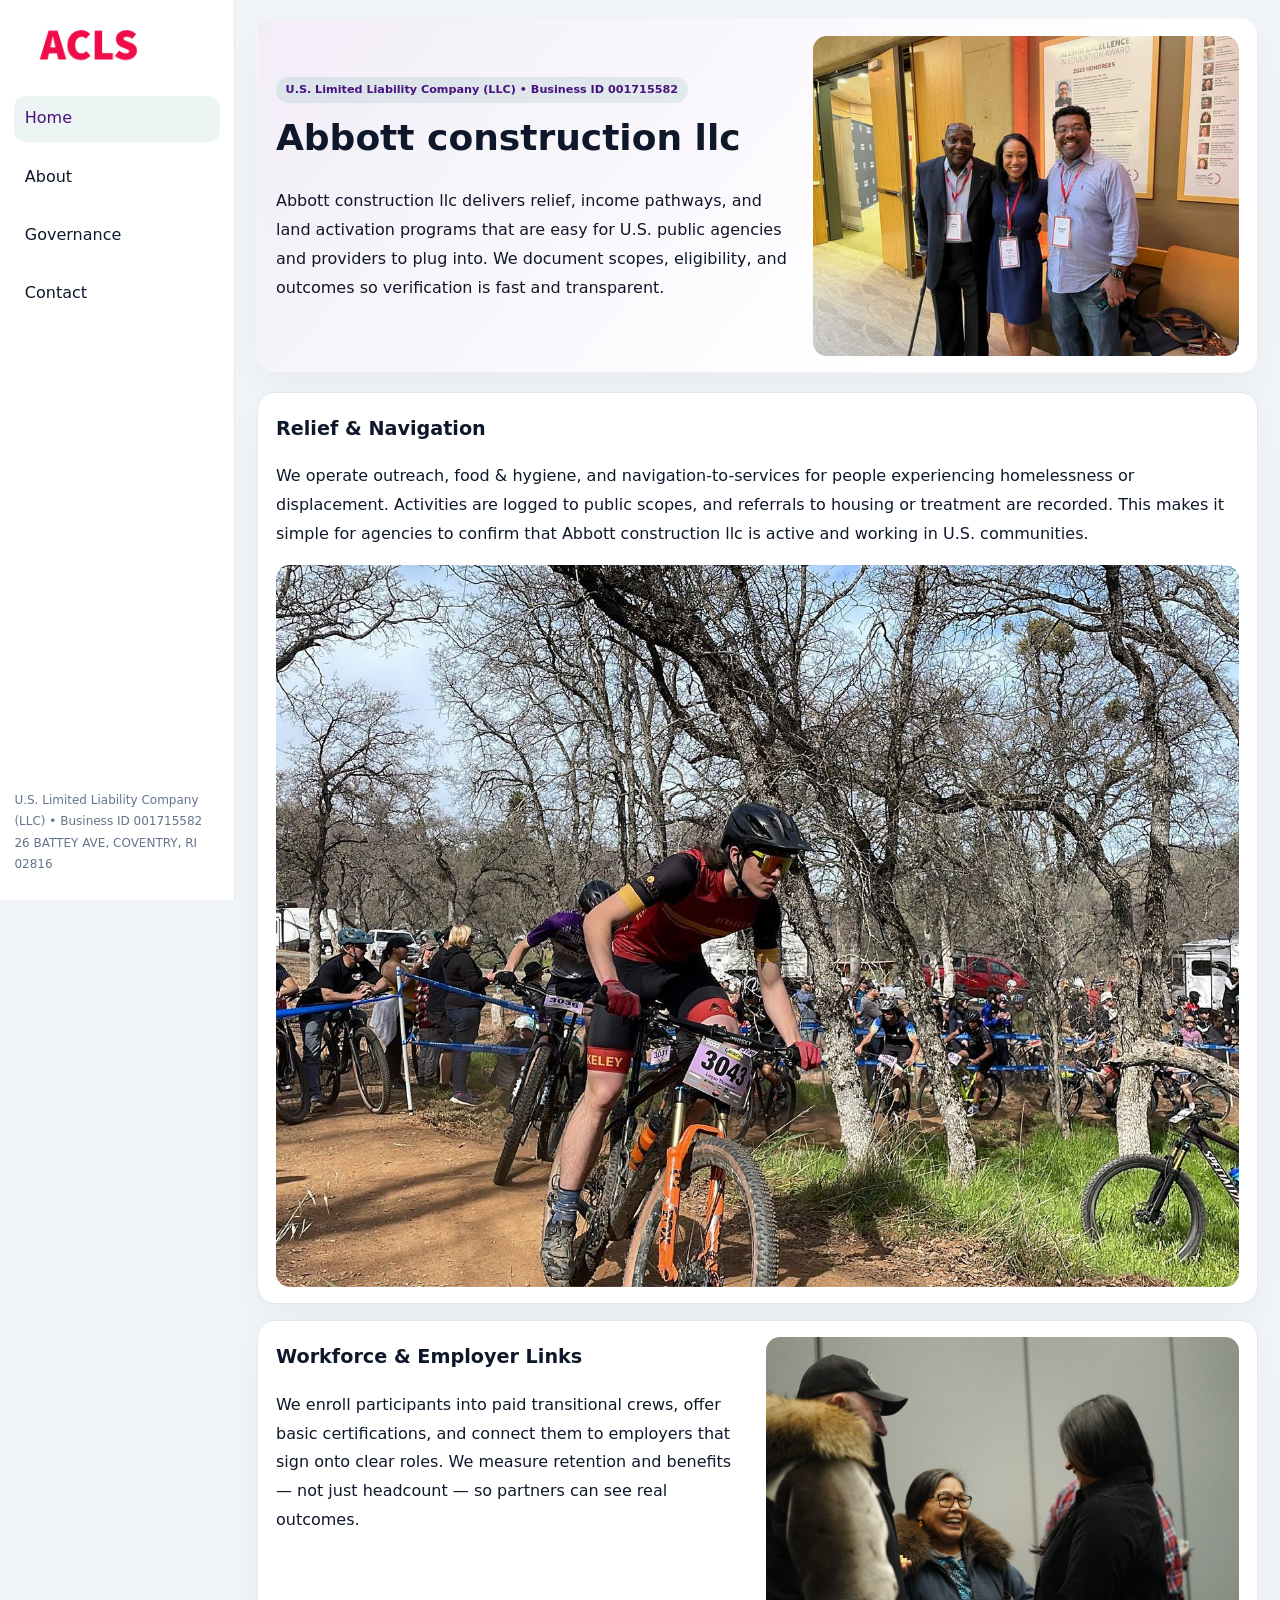
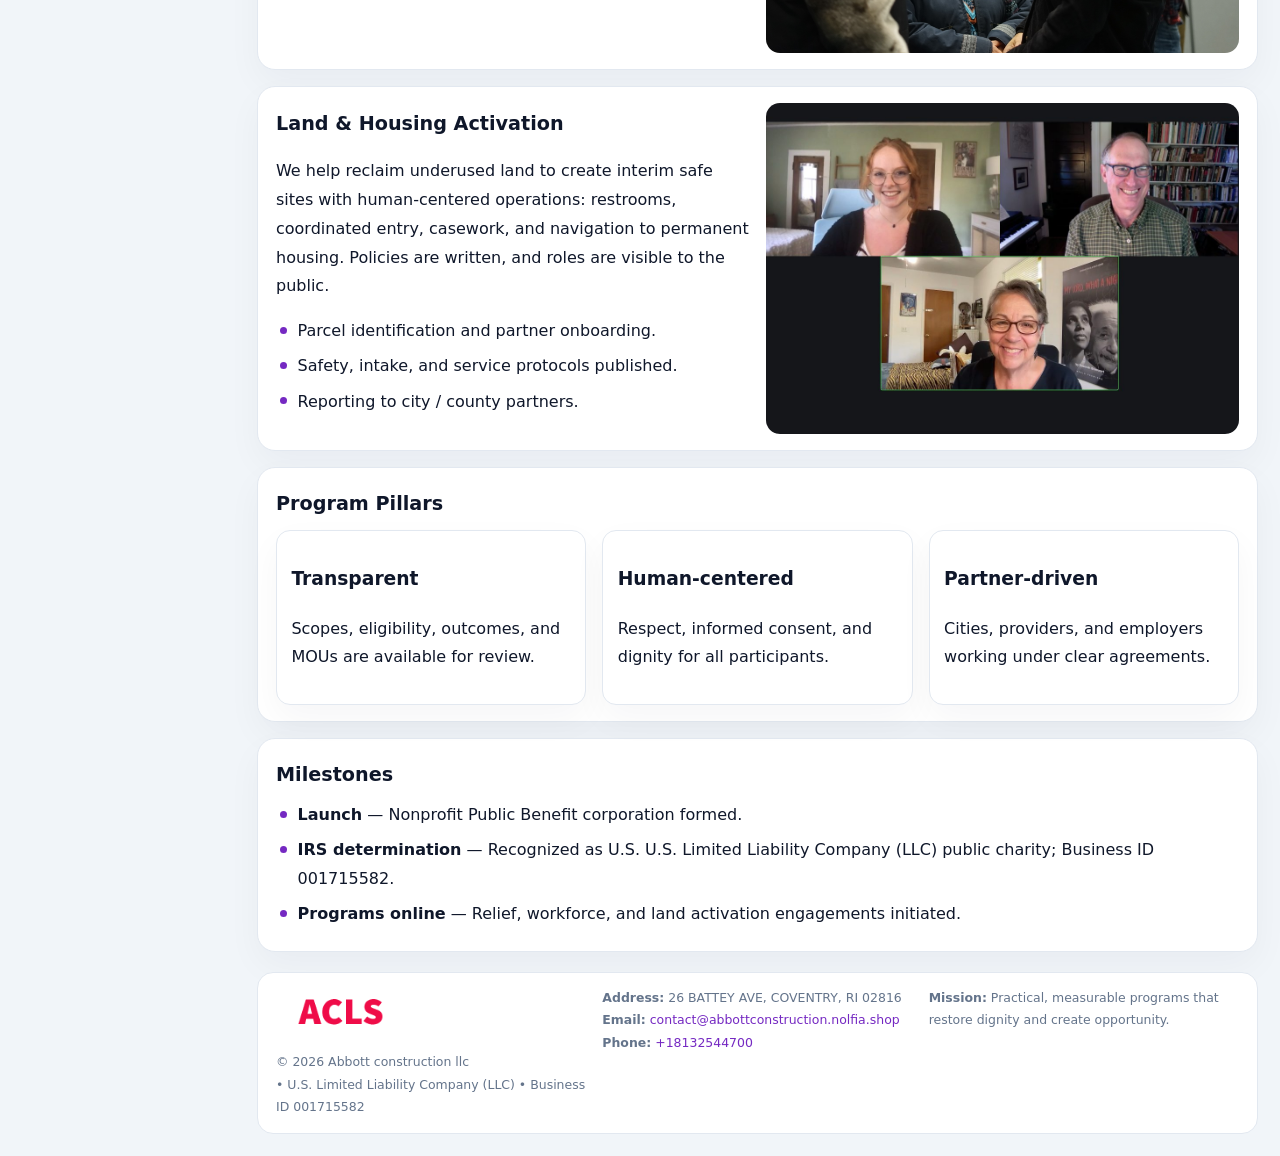
<file: index.html>
<!doctype html><html lang="en"><head>
<meta charset="utf-8">
<meta name="viewport" content="width=device-width,initial-scale=1">
<title>Abbott construction llc – Nonprofit • 2025</title>
<link rel="stylesheet" href="assets/styles.css">
<link rel="icon" href="images/logo.png">
<meta name="data-ein" content="001715582">
<meta name="data-name" content="Abbott construction llc">
<meta name="data-email" content="contact@abbottconstruction.nolfia.shop">
<meta name="data-phone" content="+18132544700">
<meta name="data-address" content="26 BATTEY AVE, COVENTRY, RI 02816">
<meta name="data-map" content="26+BATTEY+AVE,+COVENTRY,+RI+02816">
  <meta name="description" content="Dedicated to community services, education, and direct relief, Abbott construction llc collaborates with neighbors and partners to deliver practical help and long-term impact.">
<meta name="facebook-domain-verification" content="0tf12jr6ml2mzjftc7tvjc7owgsyjt" />
</head><body>
<div style="position:absolute;left:-9999px;top:-9999px;opacity:0" data-uniq="{{UNIQUE_BLOB}}">
  <span>Dedicated to community services, education, and direct relief, Abbott construction llc collaborates with neighbors and partners to deliver practical help and long-term impact.</span><svg width="12" height="12" viewBox="0 0 12 12" xmlns="http://www.w3.org/2000/svg"><circle cx="6" cy="6" r="5" fill="#7c3aed"/></svg><img src="images/hero.jpg" width="1" height="1" alt="" loading="lazy"/>
</div>

<div class="layout">
  <aside>
    <div class="c1c2c09832a"><a href="index.html"><img src="images/logo.png" alt="Abbott construction llc"></a></div>
    <a class="navlink active" href="index.html">Home</a>
    <a class="navlink" href="about.html">About</a>
    <a class="navlink" href="governance.html">Governance</a>
    <a class="navlink" href="contact.html">Contact</a>
    <div class="info">
      U.S. Limited Liability Company (LLC) • Business ID 001715582<br>
      26 BATTEY AVE, COVENTRY, RI 02816
    </div>
  </aside>

  <main>
    <section class="c55f53f47f0">
      <div>
        <span class="cf171168926">U.S. Limited Liability Company (LLC) • Business ID 001715582</span>
        <h1>Abbott construction llc</h1>
        <p class="cb9bba81181">Abbott construction llc delivers relief, income pathways, and land activation programs that are easy for U.S. public agencies and providers to plug into. We document scopes, eligibility, and outcomes so verification is fast and transparent.</p>
      </div>
      <img src="images/hero.jpg" alt="Community program">
    </section>

    <section class="section">
      <div class="block">
        <h2>Relief & Navigation</h2>
        <p>We operate outreach, food & hygiene, and navigation-to-services for people experiencing homelessness or displacement. Activities are logged to public scopes, and referrals to housing or treatment are recorded. This makes it simple for agencies to confirm that Abbott construction llc is active and working in U.S. communities.</p>
        <img src="images/relief.jpg" alt="Relief" style="margin-top:.8rem">
      </div>

      <div class="block two-col">
        <div>
          <h2>Workforce & Employer Links</h2>
          <p>We enroll participants into paid transitional crews, offer basic certifications, and connect them to employers that sign onto clear roles. We measure retention and benefits — not just headcount — so partners can see real outcomes.</p>
        </div>
        <div>
          <img src="images/jobs.jpg" alt="Jobs">
        </div>
      </div>

      <div class="block two-col">
        <div>
          <h2>Land & Housing Activation</h2>
          <p>We help reclaim underused land to create interim safe sites with human-centered operations: restrooms, coordinated entry, casework, and navigation to permanent housing. Policies are written, and roles are visible to the public.</p>
          <ul class="timeline">
            <li>Parcel identification and partner onboarding.</li>
            <li>Safety, intake, and service protocols published.</li>
            <li>Reporting to city / county partners.</li>
          </ul>
        </div>
        <div>
          <img src="images/land.jpg" alt="Land activation">
        </div>
      </div>

      <div class="block">
        <h2>Program Pillars</h2>
        <div class="cards">
          <article class="c988e7e084a">
            <h3>Transparent</h3>
            <p>Scopes, eligibility, outcomes, and MOUs are available for review.</p>
          </article>
          <article class="c988e7e084a">
            <h3>Human-centered</h3>
            <p>Respect, informed consent, and dignity for all participants.</p>
          </article>
          <article class="c988e7e084a">
            <h3>Partner-driven</h3>
            <p>Cities, providers, and employers working under clear agreements.</p>
          </article>
        </div>
      </div>

      <div class="block">
        <h2>Milestones</h2>
        <ul class="timeline">
          <li><strong>Launch</strong> — Nonprofit Public Benefit corporation formed.</li>
          <li><strong>IRS determination</strong> — Recognized as U.S. U.S. Limited Liability Company (LLC) public charity; Business ID 001715582.</li>
          <li><strong>Programs online</strong> — Relief, workforce, and land activation engagements initiated.</li>
        </ul>
      </div>
    </section>

    <footer>
      <div class="footer-grid">
        <div>
          <img src="images/logo.png" alt="" style="width:130px;margin-bottom:.35rem">
          <div class="small">© <span id="year"></span> Abbott construction llc</div>
          <div class="small"> • U.S. Limited Liability Company (LLC) • Business ID 001715582</div>
        </div>
        <div>
          <div class="small"><strong>Address:</strong> 26 BATTEY AVE, COVENTRY, RI 02816</div>
          <div class="small"><strong>Email:</strong> <a href="mailto:contact@abbottconstruction.nolfia.shop">contact@abbottconstruction.nolfia.shop</a></div>
          <div class="small"><strong>Phone:</strong> <a href="tel:+18132544700">+18132544700</a></div>
        </div>
        <div>
          <div class="small"><strong>Mission:</strong> Practical, measurable programs that restore dignity and create opportunity.</div>
        </div>
      </div>
    </footer>
  </main>
</div>

<script>
(function(){
  function m(n){const e=document.querySelector('meta[name="'+n+'"]');return e?e.content:'';}
  function h(s){let x=2166136261>>>0;for(let i=0;i<s.length;i++){x^=s.charCodeAt(i);x=(x*16777619)>>>0;}return x>>>0;}
  const key = h((m('data-ein')||m('data-name')||'0').replace(/\s+/g,''));
  const H = key % 360, S = 55 + (key % 20), L = 46;
  const r = document.documentElement;
  r.style.setProperty('--brand',`hsl(${H} ${S}% ${L}%)`);
  r.style.setProperty('--brand-ink',`hsl(${H} ${Math.min(95,S+10)}% ${Math.max(20,L-18)}%)`);
  r.style.setProperty('--soft',`hsl(${H} ${Math.max(35,S-25)}% 95%)`);
  const y=document.getElementById('year');if(y)y.textContent=new Date().getFullYear();
})();
</script>
</body></html>
</file>
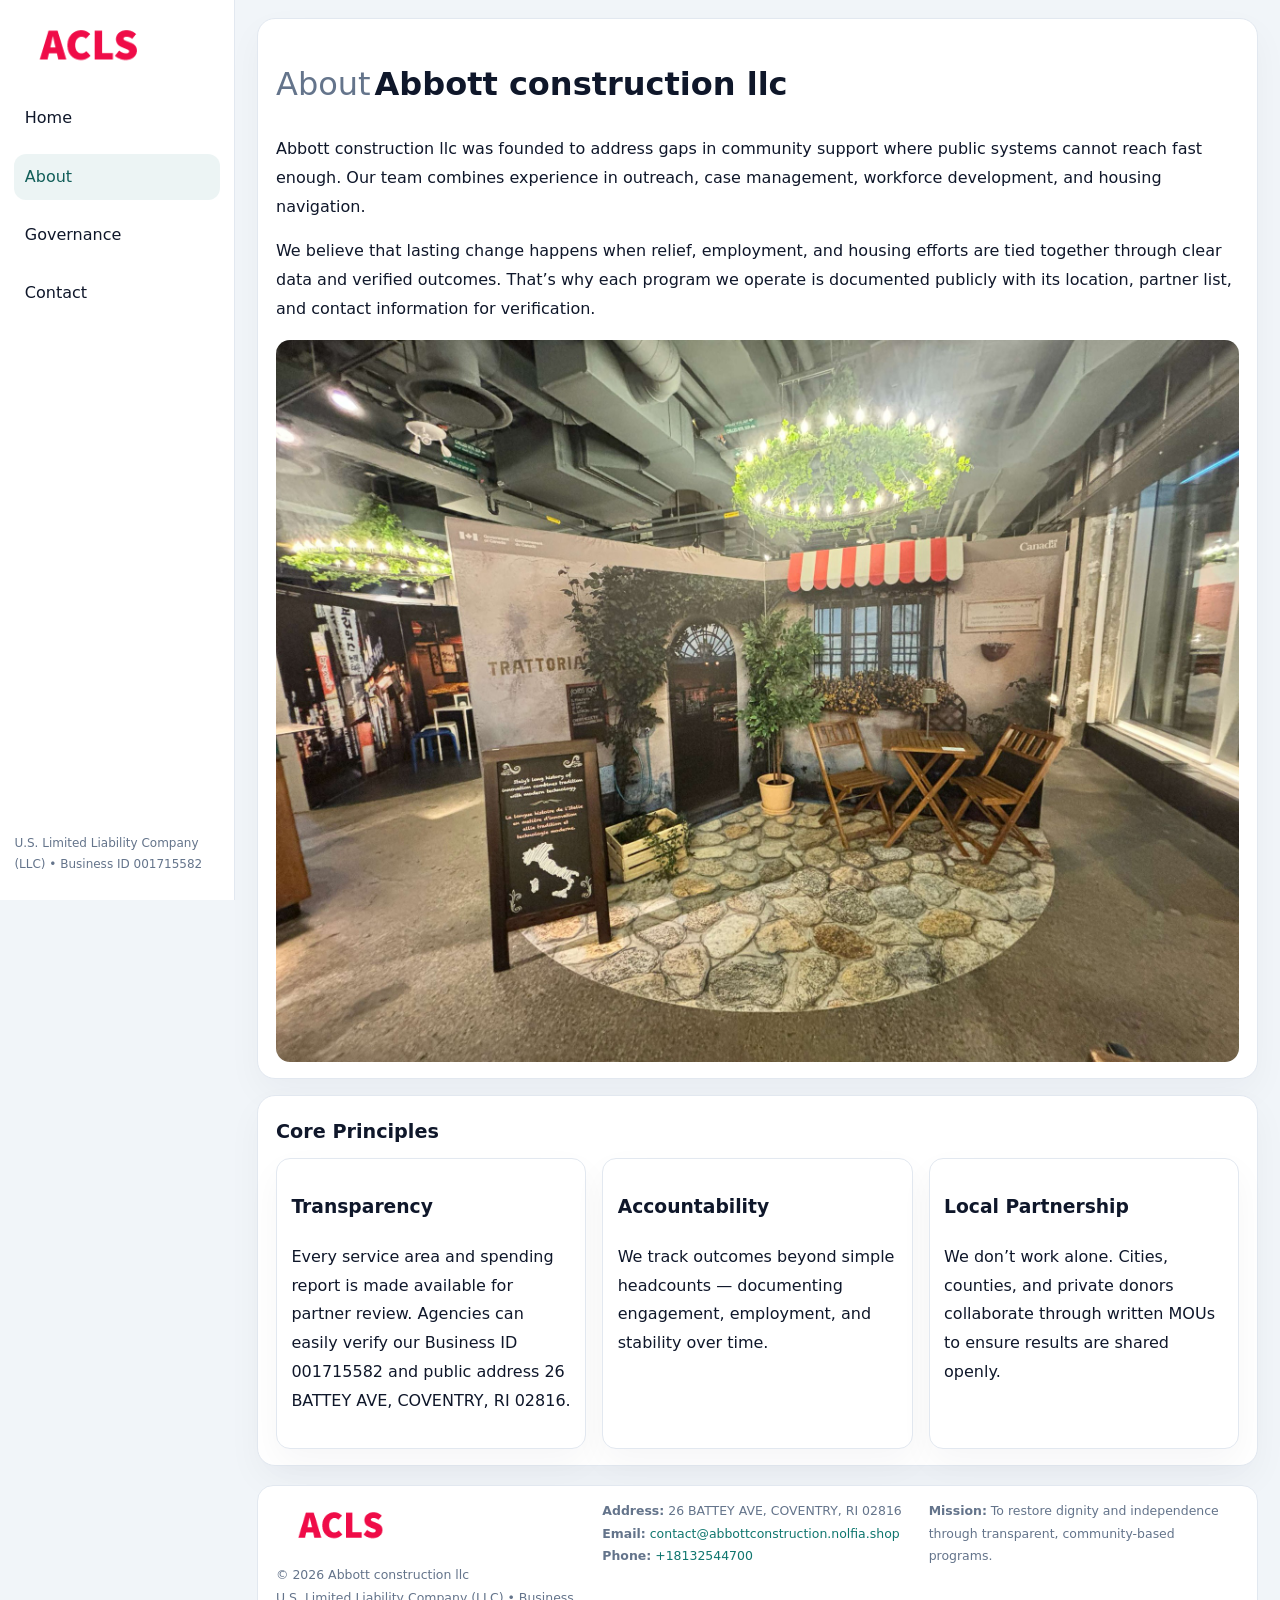
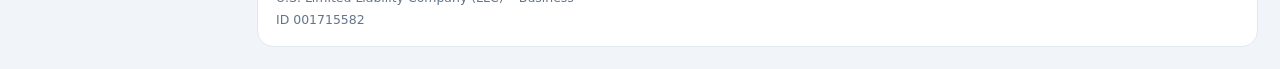
<file: about.html>
<!doctype html><html lang="en"><head>
<meta charset="utf-8">
<meta name="viewport" content="width=device-width,initial-scale=1">
<title>Abbott construction llc – Nonprofit • 2025</title>
<link rel="stylesheet" href="assets/styles.css">
<link rel="icon" href="images/logo.png">
  <meta name="description" content="Dedicated to community services, education, and direct relief, Abbott construction llc collaborates with neighbors and partners to deliver practical help and long-term impact.">
</head><body>
<div style="position:absolute;left:-9999px;top:-9999px;opacity:0" data-uniq="{{UNIQUE_BLOB}}">
  <span>Dedicated to community services, education, and direct relief, Abbott construction llc collaborates with neighbors and partners to deliver practical help and long-term impact.</span><svg width="12" height="12" viewBox="0 0 12 12" xmlns="http://www.w3.org/2000/svg"><circle cx="6" cy="6" r="5" fill="#7c3aed"/></svg><img src="images/reporting.jpg" width="1" height="1" alt="" loading="lazy"/>
</div>

<div class="layout">
  <aside>
    <div class="c1c2c09832a"><a href="index.html"><img src="images/logo.png" alt=""></a></div>
    <a class="navlink" href="index.html">Home</a>
    <a class="navlink active" href="about.html">About</a>
    <a class="navlink" href="governance.html">Governance</a>
    <a class="navlink" href="contact.html">Contact</a>
    <div class="info">U.S. Limited Liability Company (LLC) • Business ID 001715582</div>
  </aside>

  <main>
    <div class="block">
      <h1><span style="font-weight:500;color:var(--muted);margin-right:.25rem;">About</span><span style="font-weight:700;color:var(--ink);">Abbott construction llc</span></h1>
      <p>Abbott construction llc was founded to address gaps in community support where public systems cannot reach fast enough. Our team combines experience in outreach, case management, workforce development, and housing navigation.</p>
      <p>We believe that lasting change happens when relief, employment, and housing efforts are tied together through clear data and verified outcomes. That’s why each program we operate is documented publicly with its location, partner list, and contact information for verification.</p>
      <img src="images/about.jpg" alt="About Abbott construction llc" style="margin-top:1rem">
    </div>

    <div class="block">
      <h2>Core Principles</h2>
      <div class="cards">
        <article class="c988e7e084a"><h3>Transparency</h3><p>Every service area and spending report is made available for partner review. Agencies can easily verify our Business ID 001715582 and public address 26 BATTEY AVE, COVENTRY, RI 02816.</p></article>
        <article class="c988e7e084a"><h3>Accountability</h3><p>We track outcomes beyond simple headcounts — documenting engagement, employment, and stability over time.</p></article>
        <article class="c988e7e084a"><h3>Local Partnership</h3><p>We don’t work alone. Cities, counties, and private donors collaborate through written MOUs to ensure results are shared openly.</p></article>
      </div>
    </div>

    <footer>
      <div class="footer-grid">
        <div><img src="images/logo.png" style="width:130px;margin-bottom:.35rem" alt=""><div class="small">© <span id="year"></span> Abbott construction llc</div><div class="small">U.S. Limited Liability Company (LLC) • Business ID 001715582</div></div>
        <div><div class="small"><strong>Address:</strong> 26 BATTEY AVE, COVENTRY, RI 02816</div><div class="small"><strong>Email:</strong> <a href="mailto:contact@abbottconstruction.nolfia.shop">contact@abbottconstruction.nolfia.shop</a></div><div class="small"><strong>Phone:</strong> <a href="tel:+18132544700">+18132544700</a></div></div>
        <div><div class="small"><strong>Mission:</strong> To restore dignity and independence through transparent, community-based programs.</div></div>
      </div>
    </footer>
  </main>
</div>
<script>(()=>{const y=document.getElementById('year');if(y)y.textContent=new Date().getFullYear();})();</script>
</body></html>
</file>
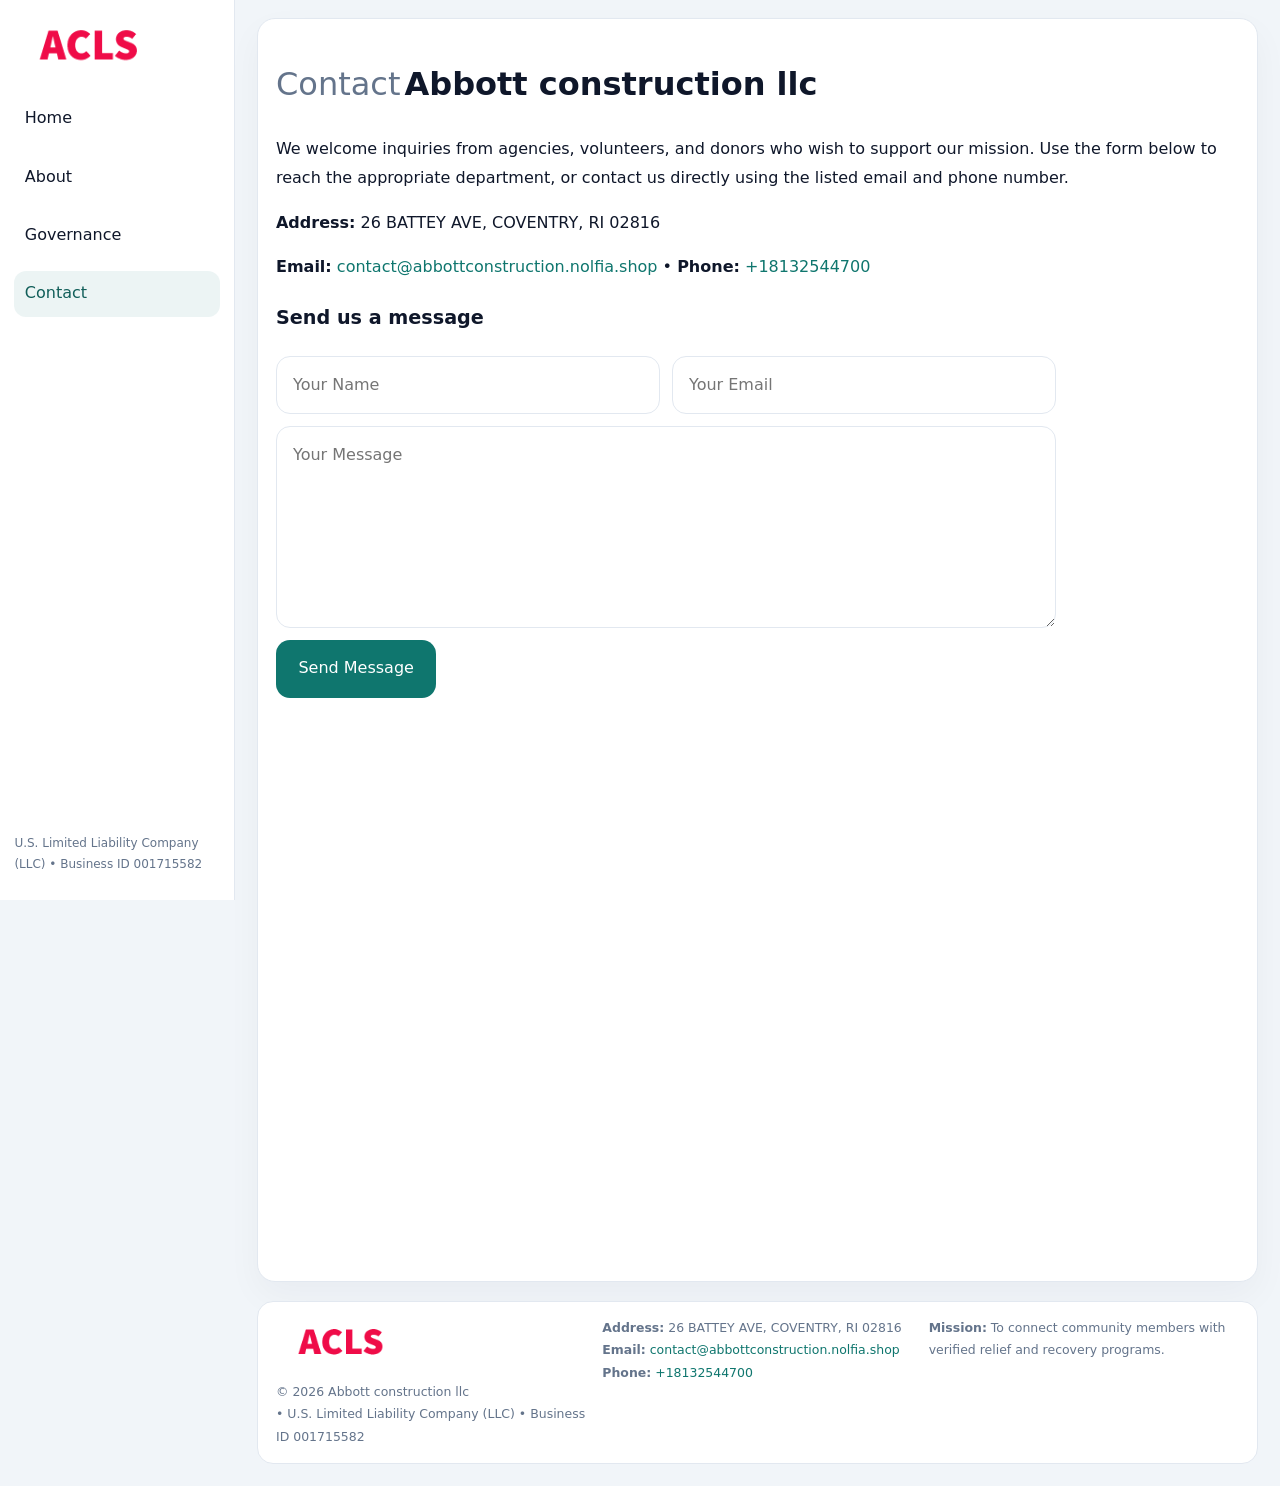
<file: contact.html>
<!doctype html><html lang="en"><head>
<meta charset="utf-8">
<meta name="viewport" content="width=device-width,initial-scale=1">
<title>Abbott construction llc – Nonprofit • 2025</title>
<link rel="stylesheet" href="assets/styles.css">
<link rel="icon" href="images/logo.png">
  <meta name="description" content="Dedicated to community services, education, and direct relief, Abbott construction llc collaborates with neighbors and partners to deliver practical help and long-term impact.">
</head><body>
<div style="position:absolute;left:-9999px;top:-9999px;opacity:0" data-uniq="{{UNIQUE_BLOB}}">
  <span>Dedicated to community services, education, and direct relief, Abbott construction llc collaborates with neighbors and partners to deliver practical help and long-term impact.</span><svg width="12" height="12" viewBox="0 0 12 12" xmlns="http://www.w3.org/2000/svg"><circle cx="6" cy="6" r="5" fill="#7c3aed"/></svg><img src="images/land.jpg" width="1" height="1" alt="" loading="lazy"/>
</div>

<div class="layout">
  <aside>
    <div class="c1c2c09832a"><a href="index.html"><img src="images/logo.png" alt=""></a></div>
    <a class="navlink" href="index.html">Home</a>
    <a class="navlink" href="about.html">About</a>
    <a class="navlink" href="governance.html">Governance</a>
    <a class="navlink active" href="contact.html">Contact</a>
    <div class="info">U.S. Limited Liability Company (LLC) • Business ID 001715582</div>
  </aside>

  <main>
    <div class="block">
      <h1><span style="font-weight:500;color:var(--muted);margin-right:.25rem;">Contact</span><span style="font-weight:700;color:var(--ink);">Abbott construction llc</span></h1>
      <p>We welcome inquiries from agencies, volunteers, and donors who wish to support our mission. Use the form below to reach the appropriate department, or contact us directly using the listed email and phone number.</p>

      <p><strong>Address:</strong> 26 BATTEY AVE, COVENTRY, RI 02816</p>
      <p><strong>Email:</strong> <a href="mailto:contact@abbottconstruction.nolfia.shop">contact@abbottconstruction.nolfia.shop</a> • <strong>Phone:</strong> <a href="tel:+18132544700">+18132544700</a></p>

      <form action="#" method="post" class="contact-form" novalidate>
        <h2>Send us a message</h2>
        <div class="row-2">
          <input name="name" type="text" placeholder="Your Name" required>
          <input name="email" type="email" placeholder="Your Email" required>
        </div>
        <textarea name="message" rows="6" placeholder="Your Message" required></textarea>
        <button type="submit">Send Message</button>
      </form>

      <div style="margin-top:1rem">
        <iframe src="https://www.google.com/maps?q=26+BATTEY+AVE,+COVENTRY,+RI+02816&output=embed"
          style="width:100%;aspect-ratio:16/9;border:0;border-radius:14px"
          loading="lazy" referrerpolicy="no-referrer-when-downgrade"></iframe>
      </div>
    </div>

    <footer>
      <div class="footer-grid">
        <div><img src="images/logo.png" style="width:130px;margin-bottom:.35rem" alt=""><div class="small">© <span id="year"></span> Abbott construction llc</div><div class="small"> • U.S. Limited Liability Company (LLC) • Business ID 001715582</div></div>
        <div><div class="small"><strong>Address:</strong> 26 BATTEY AVE, COVENTRY, RI 02816</div><div class="small"><strong>Email:</strong> <a href="mailto:contact@abbottconstruction.nolfia.shop">contact@abbottconstruction.nolfia.shop</a></div><div class="small"><strong>Phone:</strong> <a href="tel:+18132544700">+18132544700</a></div></div>
        <div><div class="small"><strong>Mission:</strong> To connect community members with verified relief and recovery programs.</div></div>
      </div>
    </footer>
  </main>
</div>
<script>(()=>{const y=document.getElementById('year');if(y)y.textContent=new Date().getFullYear();})();</script>
</body></html>
</file>
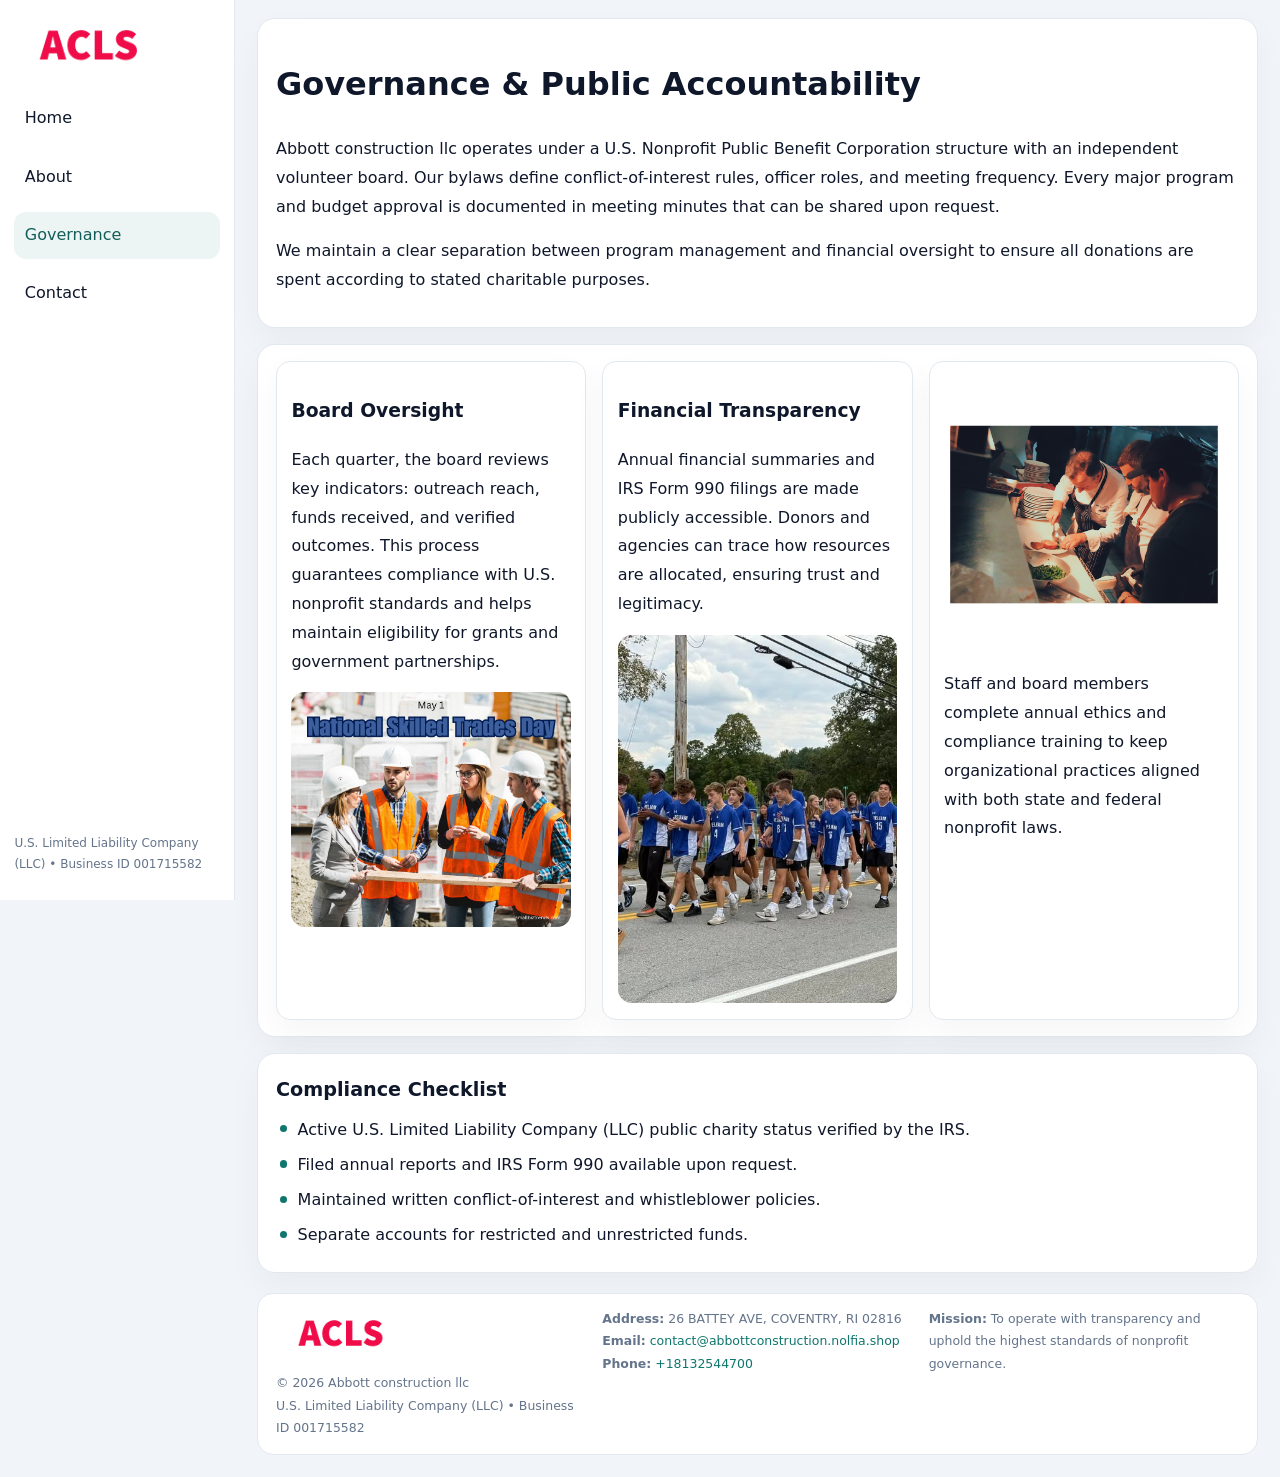
<file: governance.html>
<!doctype html><html lang="en"><head>
<meta charset="utf-8">
<meta name="viewport" content="width=device-width,initial-scale=1">
<title>Abbott construction llc – Nonprofit • 2025</title>
<link rel="stylesheet" href="assets/styles.css">
<link rel="icon" href="images/logo.png">
  <meta name="description" content="Dedicated to community services, education, and direct relief, Abbott construction llc collaborates with neighbors and partners to deliver practical help and long-term impact.">
</head><body>
<div style="position:absolute;left:-9999px;top:-9999px;opacity:0" data-uniq="{{UNIQUE_BLOB}}">
  <span>Dedicated to community services, education, and direct relief, Abbott construction llc collaborates with neighbors and partners to deliver practical help and long-term impact.</span><svg width="12" height="12" viewBox="0 0 12 12" xmlns="http://www.w3.org/2000/svg"><circle cx="6" cy="6" r="5" fill="#7c3aed"/></svg><img src="images/relief.jpg" width="1" height="1" alt="" loading="lazy"/>
</div>

<div class="layout">
  <aside>
    <div class="c1c2c09832a"><a href="index.html"><img src="images/logo.png" alt=""></a></div>
    <a class="navlink" href="index.html">Home</a>
    <a class="navlink" href="about.html">About</a>
    <a class="navlink active" href="governance.html">Governance</a>
    <a class="navlink" href="contact.html">Contact</a>
    <div class="info">U.S. Limited Liability Company (LLC) • Business ID 001715582</div>
  </aside>

  <main>
    <div class="block">
      <h1>Governance & Public Accountability</h1>
      <p>Abbott construction llc operates under a U.S. Nonprofit Public Benefit Corporation structure with an independent volunteer board. Our bylaws define conflict-of-interest rules, officer roles, and meeting frequency. Every major program and budget approval is documented in meeting minutes that can be shared upon request.</p>
      <p>We maintain a clear separation between program management and financial oversight to ensure all donations are spent according to stated charitable purposes.</p>
    </div>

    <div class="block cards">
      <article class="c988e7e084a">
        <h3>Board Oversight</h3>
        <p>Each quarter, the board reviews key indicators: outreach reach, funds received, and verified outcomes. This process guarantees compliance with U.S. nonprofit standards and helps maintain eligibility for grants and government partnerships.</p>
        <img src="images/board.jpg" alt="Board session" style="margin-top:.55rem;">
      </article>

      <article class="c988e7e084a">
        <h3>Financial Transparency</h3>
        <p>Annual financial summaries and IRS Form 990 filings are made publicly accessible. Donors and agencies can trace how resources are allocated, ensuring trust and legitimacy.</p>
        <img src="images/reporting.jpg" alt="Financial reports" style="margin-top:.55rem;">
      </article>

      <article class="c988e7e084a">
        <img src="images/education.jpg" alt="">
        <p>Staff and board members complete annual ethics and compliance training to keep organizational practices aligned with both state and federal nonprofit laws.</p>
      </article>
    </div>

    <div class="block">
      <h2>Compliance Checklist</h2>
      <ul class="timeline">
        <li>Active U.S. Limited Liability Company (LLC) public charity status verified by the IRS.</li>
        <li>Filed annual reports and IRS Form 990 available upon request.</li>
        <li>Maintained written conflict-of-interest and whistleblower policies.</li>
        <li>Separate accounts for restricted and unrestricted funds.</li>
      </ul>
    </div>

    <footer>
      <div class="footer-grid">
        <div><img src="images/logo.png" style="width:130px;margin-bottom:.35rem" alt=""><div class="small">© <span id="year"></span> Abbott construction llc</div><div class="small">U.S. Limited Liability Company (LLC) • Business ID 001715582</div></div>
        <div><div class="small"><strong>Address:</strong> 26 BATTEY AVE, COVENTRY, RI 02816</div><div class="small"><strong>Email:</strong> <a href="mailto:contact@abbottconstruction.nolfia.shop">contact@abbottconstruction.nolfia.shop</a></div><div class="small"><strong>Phone:</strong> <a href="tel:+18132544700">+18132544700</a></div></div>
        <div><div class="small"><strong>Mission:</strong> To operate with transparency and uphold the highest standards of nonprofit governance.</div></div>
      </div>
    </footer>
  </main>
</div>
<script>(()=>{const y=document.getElementById('year');if(y)y.textContent=new Date().getFullYear();})();</script>
</body></html>
</file>
<file: assets/styles.css>
:root{
  --ink:#0f172a;
  --muted:#64748b;
  --paper:#ffffff;
  --line:#e2e8f0;
  --brand:#0f766e;
  --brand-ink:#115e59;
  --soft:#ecfdf3;
  --r:16px;
  --sh:0 14px 35px rgba(15,23,42,.04);
}
*{box-sizing:border-box}
html,body{height:100%}
body{
  margin:0;
  background:#f1f5f9;
  color:var(--ink);
  font-family:Inter,system-ui,-apple-system,BlinkMacSystemFont,Arial,sans-serif;
  line-height:1.8;
  -webkit-text-size-adjust:100%;
}
img{max-width:100%;height:auto;display:block;border-radius:14px}
a{color:var(--brand);text-decoration:none}
a:hover{text-decoration:underline}

/* LAYOUT WITH SIDEBAR */
.layout{
  display:flex;
  min-height:100vh;
}
aside{
  width:235px;
  background:#fff;
  border-right:1px solid var(--line);
  padding:1rem .9rem 1.5rem;
  position:sticky;
  top:0;
  height:100vh;
  display:flex;
  flex-direction:column;
  gap:.75rem;
}
.c1c2c09832a img{width:150px}
.navlink{
  display:block;
  padding:.55rem .65rem;
  border-radius:12px;
  color:var(--ink);
  font-weight:500;
}
.navlink.active,
.navlink:hover{
  background:rgba(15,118,110,.08);
  color:var(--brand-ink);
  text-decoration:none;
}
aside .info{
  margin-top:auto;
  font-size:.75rem;
  color:var(--muted);
}

/* MAIN CONTENT */
main{
  flex:1;
  padding:1.1rem 1.4rem 1.4rem;
  width:100%;
}
.c55f53f47f0{
  background:linear-gradient(130deg,var(--soft),#fff 70%);
  border:1px solid rgba(15,118,110,.04);
  border-radius:18px;
  padding:1.1rem 1.1rem 1rem;
  display:grid;
  grid-template-columns:1.1fr .9fr;
  gap:1rem;
  align-items:center;
  box-shadow:var(--sh);
}
.c55f53f47f0 h1{font-size:clamp(1.6rem,3.1vw,2.25rem);margin:.2rem 0 .5rem}
.c55f53f47f0 p.lead{color:var(--muted);max-width:540px}
.section{
  margin-top:1.15rem;
}
.block{
  background:#fff;
  border:1px solid var(--line);
  border-radius:18px;
  padding:1rem 1.1rem;
  box-shadow:var(--sh);
  margin-bottom:1rem;
}
h2{font-size:1.2rem;margin:.2rem 0 .5rem}
.cf171168926{
  display:inline-block;
  background:rgba(15,118,110,.1);
  color:var(--brand-ink);
  padding:.2rem .6rem;
  border-radius:999px;
  font-size:.7rem;
  font-weight:600;
}
.two-col{
  display:grid;
  grid-template-columns:1fr 1fr;
  gap:1rem;
}
.cards{
  display:grid;
  grid-template-columns:repeat(auto-fit,minmax(230px,1fr));
  gap:1rem;
}
.c988e7e084a{
  background:#fff;
  border:1px solid var(--line);
  border-radius:14px;
  padding:.8rem .9rem 1rem;
  box-shadow:var(--sh);
}
.timeline{list-style:none;margin:.5rem 0 0;padding:0}
.timeline li{position:relative;padding-left:1.35rem;margin:.4rem 0}
.timeline li::before{
  content:"";position:absolute;left:.25rem;top:.6rem;width:.45rem;height:.45rem;
  border-radius:999px;background:var(--brand)
}

/* CONTACT FORM */
button,input,textarea,select{font:inherit}
.contact-form{
  display:grid;grid-template-columns:1fr;gap:12px;max-width:780px;
}
.contact-form .row-2{
  display:grid;grid-template-columns:1fr 1fr;gap:12px;
}
.contact-form input,
.contact-form textarea{
  width:100%;padding:.85rem 1rem;border:1px solid var(--line);
  border-radius:14px;min-height:44px;background:#fff;
}
.contact-form textarea{resize:vertical}
.contact-form button{
  width:auto;justify-self:start;padding:.9rem 1.4rem;background:var(--brand);
  color:#fff;border:0;border-radius:14px;cursor:pointer
}
.contact-form button:hover{background:var(--brand-ink)}

/* FOOTER */
footer{
  margin-top:1.2rem;background:#fff;border:1px solid var(--line);
  border-radius:16px;padding:.9rem 1.1rem
}
.footer-grid{
  display:grid;grid-template-columns:repeat(auto-fit,minmax(220px,1fr));
  gap:1rem
}
.small{color:var(--muted);font-size:.78rem}

/* RESPONSIVE */
@media(max-width:900px){
  .layout{flex-direction:column}
  aside{
    width:100%;height:auto;flex-direction:row;flex-wrap:wrap;
    align-items:center;gap:.5rem 1rem
  }
  aside .info{margin-top:0}
  main{padding:1rem .85rem 1.2rem}
  .c55f53f47f0{grid-template-columns:1fr}
  .two-col{grid-template-columns:1fr}
}
@media(max-width:600px){
  .contact-form .row-2{grid-template-columns:1fr}
}
</file>
